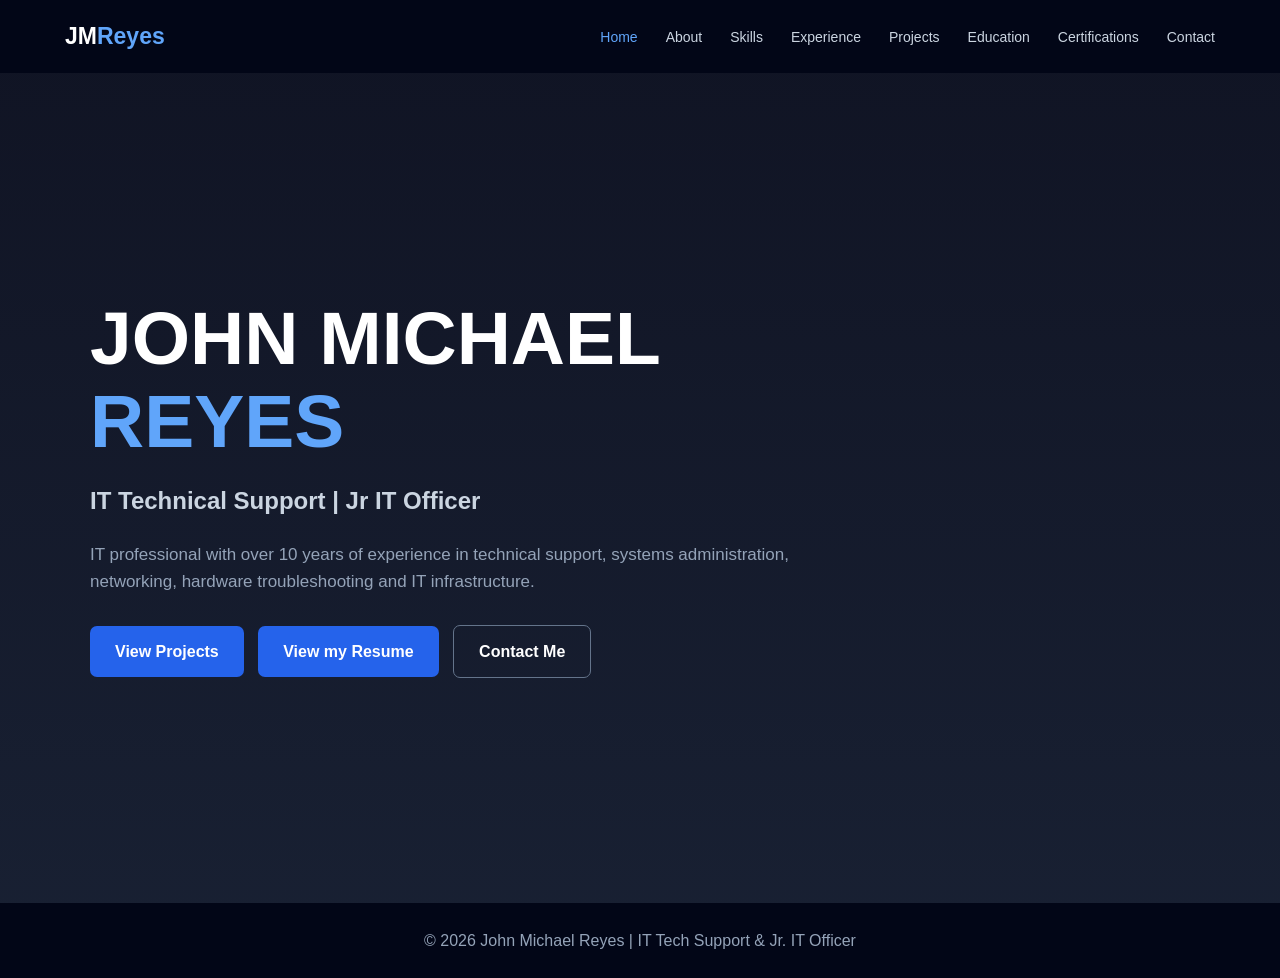
<file: index.html>
<!DOCTYPE html>
<html lang="en">

<head>
    <meta charset="UTF-8">
    <meta name="viewport" content="width=device-width, initial-scale=1.0">

    <title>John Michael Reyes | IT Tech Support</title>

    <link rel="stylesheet" href="style.css">
</head>

<body>

<header>

    <nav>

        <div class="logo">
            JM<span>Reyes</span>
            </a>
        </div>

        <ul>
            <li><a href="index.html" class="active">Home</a></li>
            <li><a href="about.html">About</a></li>
            <li><a href="skills.html">Skills</a></li>
            <li><a href="experience.html">Experience</a></li>
            <li><a href="projects.html">Projects</a></li>
            <li><a href="education.html">Education</a></li>
            <li><a href="certifications.html">Certifications</a></li>
            <li><a href="contact.html">Contact</a></li>
        </ul>

    </nav>

</header>


<section class="hero">

    <div class="hero-container">

        <h1>
            John Michael<br>
            <span>Reyes</span>
        </h1>

        <h2>
            IT Technical Support | Jr IT Officer
        </h2>

        <p>
            IT professional with over 10 years of experience in
            technical support, systems administration, networking, hardware troubleshooting and IT infrastructure.
        </p>

        <div class="buttons">

            <a href="projects.html" class="btn btn-primary">
                View Projects
            </a>

            <a href="https://drive.google.com/file/d/1R8-MoEGEGRYUK87rO8zLxdpQDnqHWK6W/view?usp=drive_link" target="_blank"
                class="btn btn-primary">
                View my Resume
            </a>

            <a href="contact.html" class="btn btn-outline">
                Contact Me
            </a>


        </div>

    </div>

</section>


<footer>
    © 2026 John Michael Reyes | IT Tech Support & Jr. IT Officer
</footer>

</body>
</html>
</file>
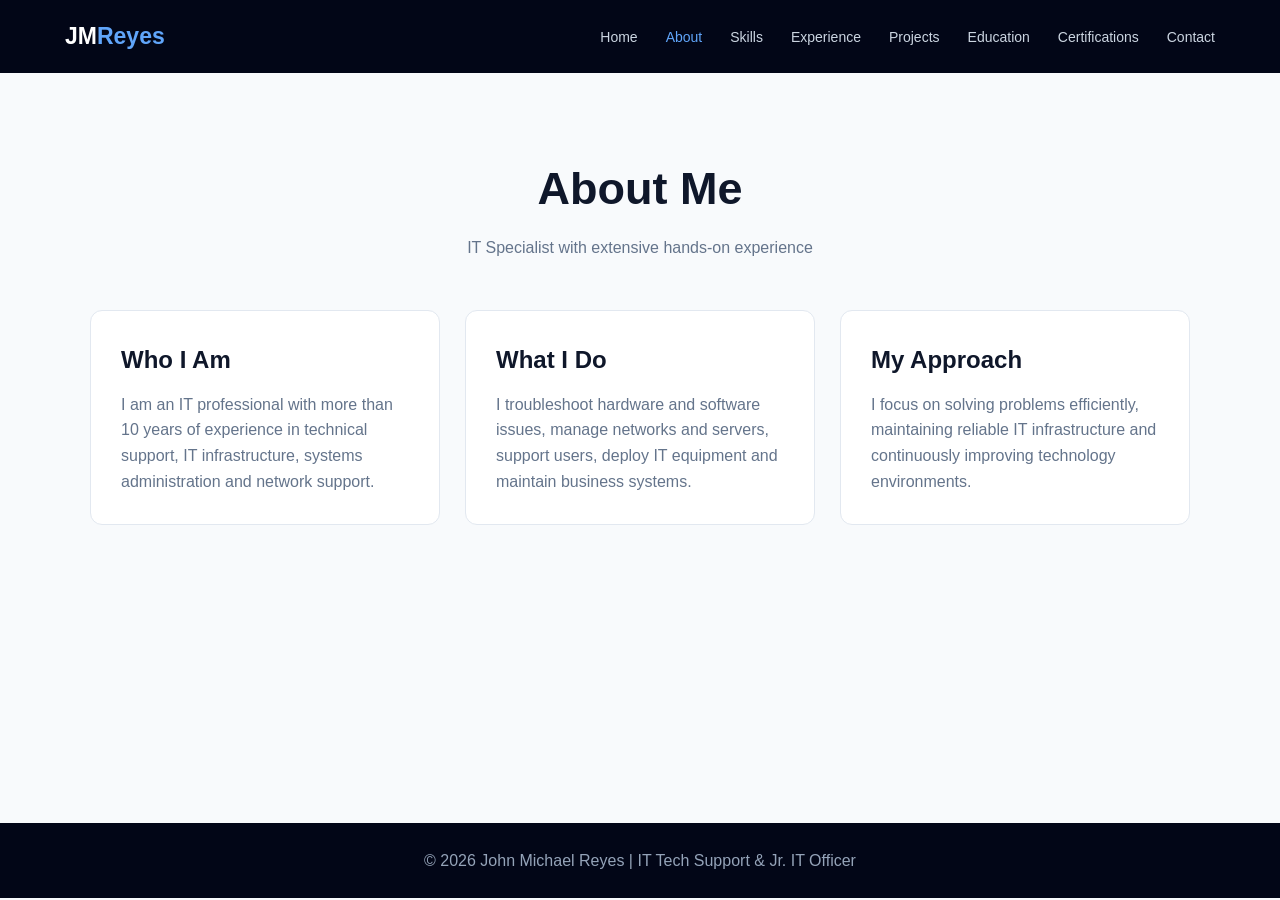
<file: about.html>
<!DOCTYPE html>
<html lang="en">

<head>

    <meta charset="UTF-8">

    <meta name="viewport"
          content="width=device-width, initial-scale=1.0">

    <title>About | John Michael Reyes</title>

    <link rel="stylesheet" href="style.css">

</head>

<body>

<header>

    <nav>

        <div class="logo">
            <a href="index.html" class="logo">
            JM<span>Reyes</span>
            </a>
        </div>

        <ul>
            <li><a href="index.html">Home</a></li>
            <li><a href="about.html" class="active">About</a></li>
            <li><a href="skills.html">Skills</a></li>
            <li><a href="experience.html">Experience</a></li>
            <li><a href="projects.html">Projects</a></li>
            <li><a href="education.html">Education</a></li>
            <li><a href="certifications.html">Certifications</a></li>
            <li><a href="contact.html">Contact</a></li>
        </ul>

    </nav>

</header>


<main class="page">

    <div class="container">

        <div class="page-title">

            <h1>About Me</h1>

            <p>
                IT Specialist with extensive hands-on experience
            </p>

        </div>


        <div class="card-grid">

            <div class="card">

                <h2>Who I Am</h2>

                <p>
                    I am an IT professional with more than 10 years
                    of experience in technical support, IT infrastructure,
                    systems administration and network support.
                </p>

            </div>


            <div class="card">

                <h2>What I Do</h2>

                <p>
                    I troubleshoot hardware and software issues,
                    manage networks and servers, support users,
                    deploy IT equipment and maintain business systems.
                </p>

            </div>


            <div class="card">

                <h2>My Approach</h2>

                <p>
                    I focus on solving problems efficiently,
                    maintaining reliable IT infrastructure and
                    continuously improving technology environments.
                </p>

            </div>

        </div>

    </div>

</main>


<footer>
    © 2026 John Michael Reyes | IT Tech Support & Jr. IT Officer
</footer>

</body>
</html>
</file>
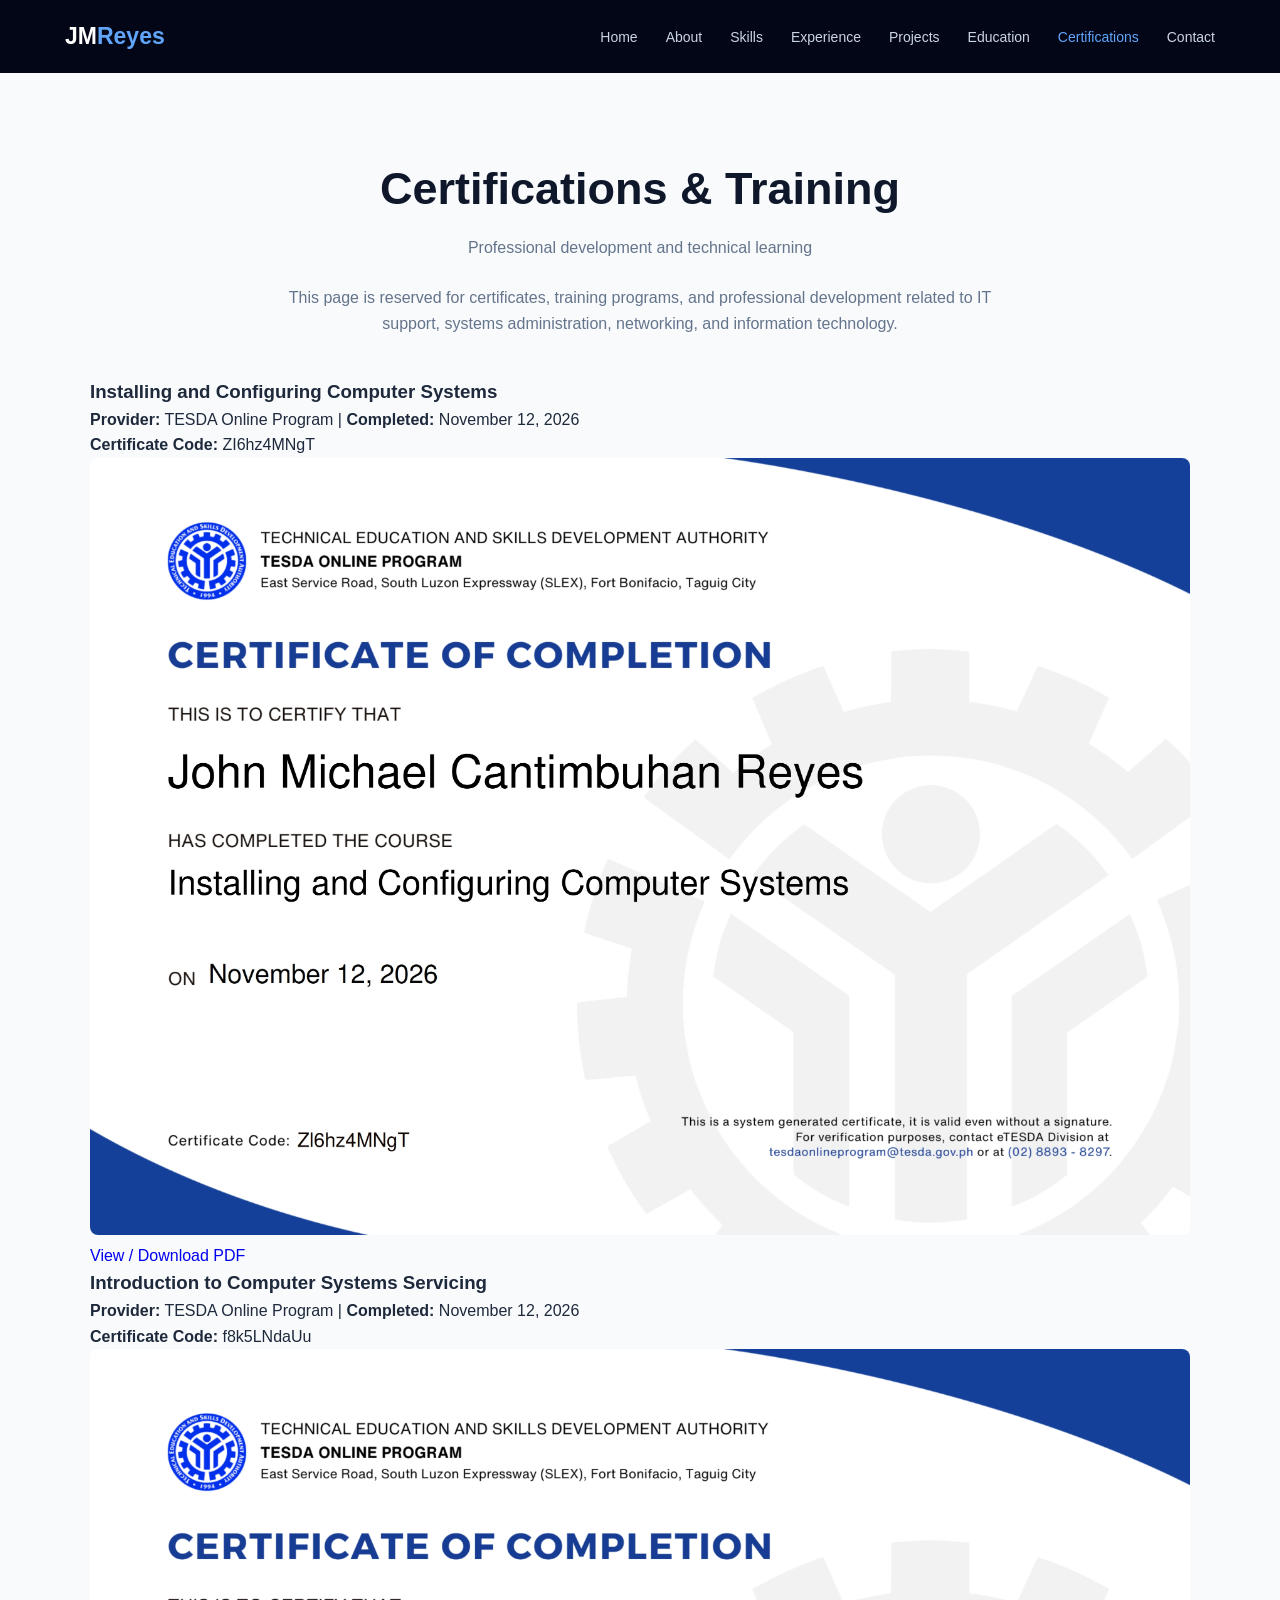
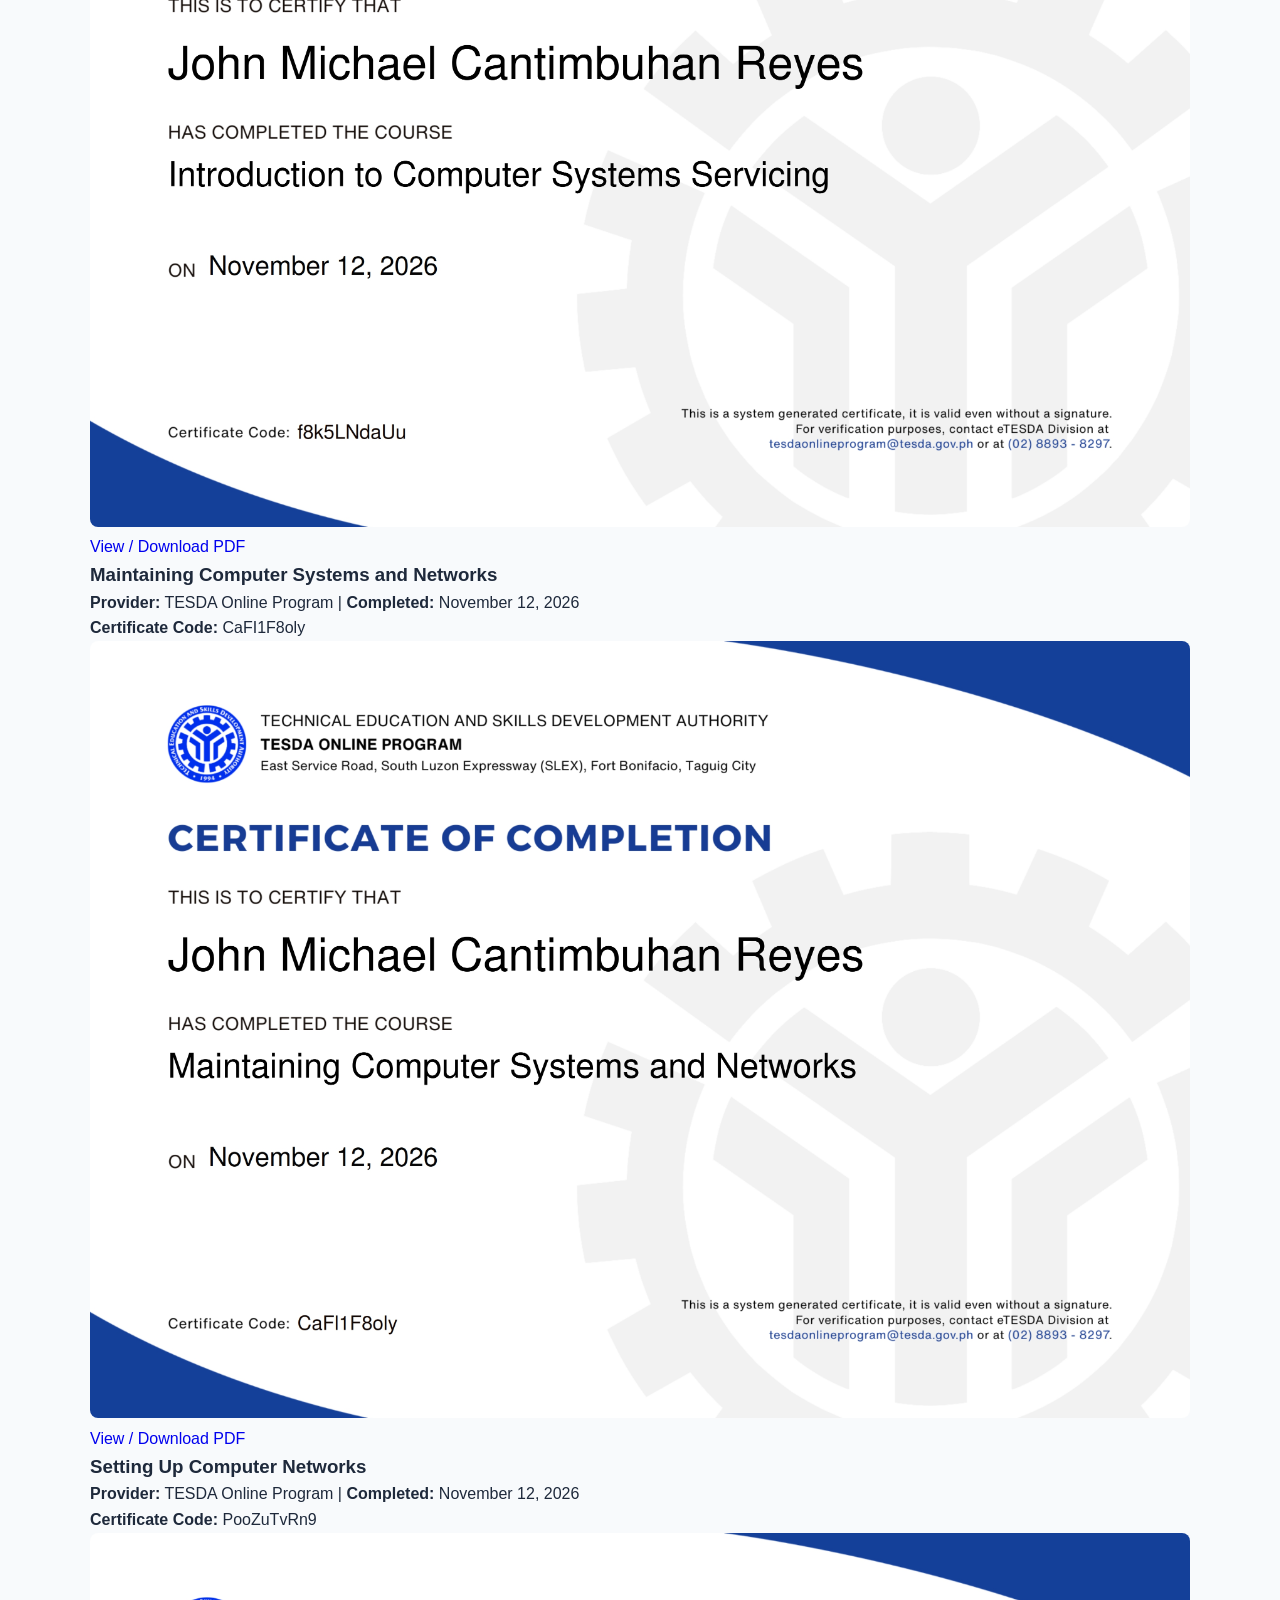
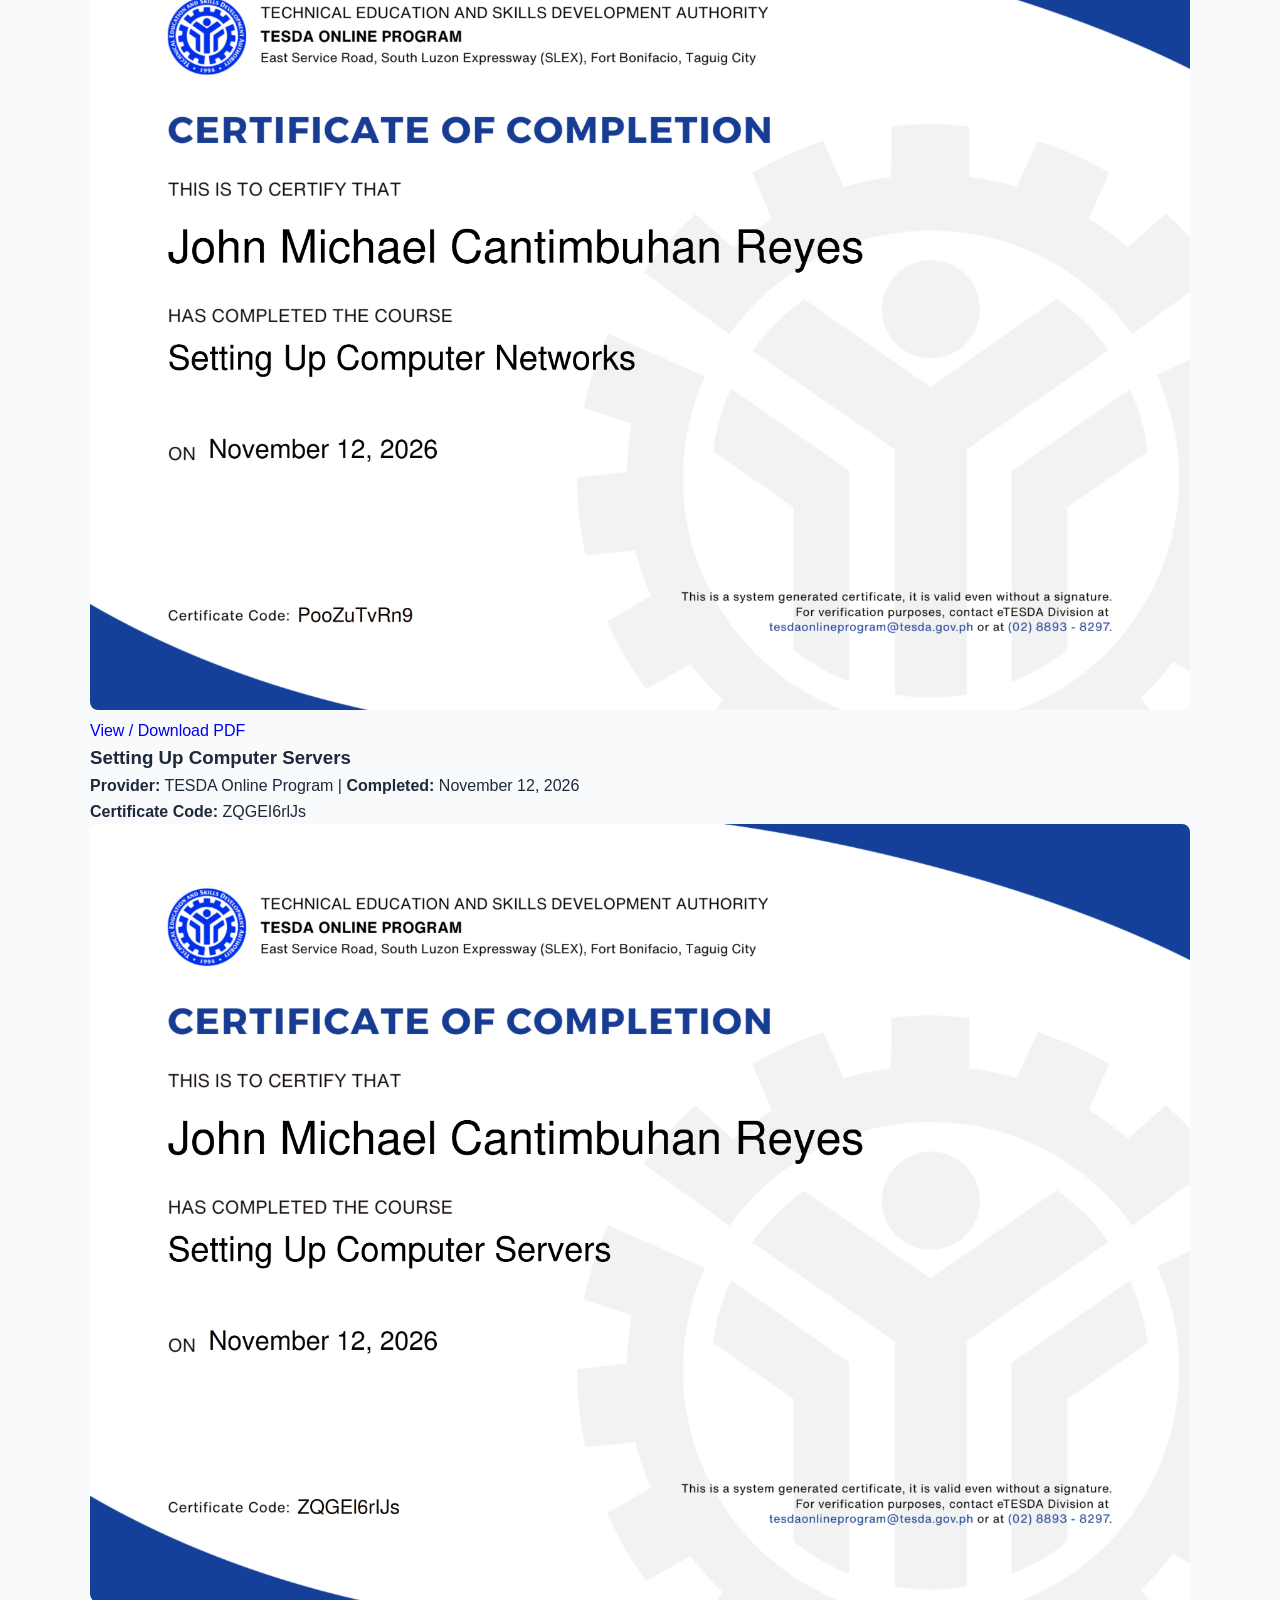
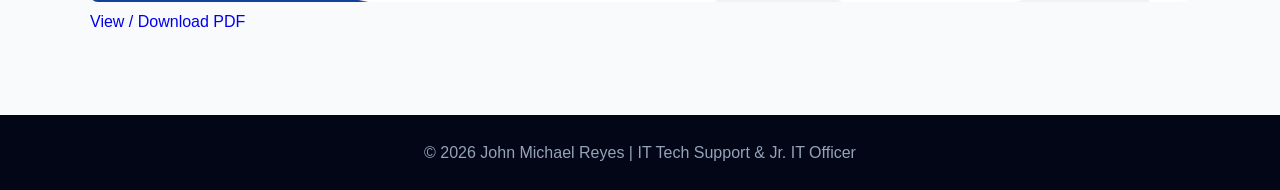
<file: certifications.html>
<!DOCTYPE html>
<html lang="en">
<head>
    <meta charset="UTF-8">
    <meta name="viewport" content="width=device-width, initial-scale=1.0">
    <title>Certifications | John Michael Reyes</title>
    <link rel="stylesheet" href="style.css">
</head>
<body>
<header>
    <nav>
        <div class="logo">JM<span>Reyes</span></div>
        <ul>
            <li><a href="index.html">Home</a></li>
            <li><a href="about.html">About</a></li>
            <li><a href="skills.html">Skills</a></li>
            <li><a href="experience.html">Experience</a></li>
            <li><a href="projects.html">Projects</a></li>
            <li><a href="education.html">Education</a></li>
            <li><a href="certifications.html" class="active">Certifications</a></li>
            <li><a href="contact.html">Contact</a></li>
        </ul>
    </nav>
</header>

<main class="page">

    <div class="container">
        <div class="page-title">
            <h1>Certifications &amp; Training</h1>
            <p>Professional development and technical learning</p>
        </div>
        <p class="certification-intro">
            This page is reserved for certificates, training programs, and professional
            development related to IT support, systems administration, networking, and
            information technology.

<!-- Certificate 1 -->
<div class="cert-card">
  <h3>Installing and Configuring Computer Systems</h3>
  <p><strong>Provider:</strong> TESDA Online Program | <strong>Completed:</strong> November 12, 2026</p>
  <p><strong>Certificate Code:</strong> ZI6hz4MNgT</p>
  
  <a href="assets/pdfs/installing-configuring-systems.pdf" target="_blank">
    <img src="assets/images/installing-configuring-systems.jpg" alt="TESDA Certificate - Installing and Configuring Computer Systems" style="max-width: 100%; height: auto; border-radius: 8px;">
  </a>
  <p><a href="assets/pdfs/installing-configuring-systems.pdf" target="_blank">View / Download PDF</a></p>
</div>

<!-- Certificate 2 -->
<div class="cert-card">
  <h3>Introduction to Computer Systems Servicing</h3>
  <p><strong>Provider:</strong> TESDA Online Program | <strong>Completed:</strong> November 12, 2026</p>
  <p><strong>Certificate Code:</strong> f8k5LNdaUu</p>
  
  <a href="assets/pdfs/intro-computer-servicing.pdf" target="_blank">
    <img src="assets/images/intro-computer-servicing.jpg" alt="TESDA Certificate - Introduction to Computer Systems Servicing" style="max-width: 100%; height: auto; border-radius: 8px;">
  </a>
  <p><a href="assets/pdfs/intro-computer-servicing.pdf" target="_blank">View / Download PDF</a></p>
</div>

<!-- Certificate 3 -->
<div class="cert-card">
  <h3>Maintaining Computer Systems and Networks</h3>
  <p><strong>Provider:</strong> TESDA Online Program | <strong>Completed:</strong> November 12, 2026</p>
  <p><strong>Certificate Code:</strong> CaFI1F8oly</p>
  
  <a href="assets/pdfs/maintaining-systems-networks.pdf" target="_blank">
    <img src="assets/images/maintaining-systems-networks.jpg" alt="TESDA Certificate - Maintaining Computer Systems and Networks" style="max-width: 100%; height: auto; border-radius: 8px;">
  </a>
  <p><a href="assets/pdfs/maintaining-systems-networks.pdf" target="_blank">View / Download PDF</a></p>
</div>

<!-- Certificate 4 -->
<div class="cert-card">
  <h3>Setting Up Computer Networks</h3>
  <p><strong>Provider:</strong> TESDA Online Program | <strong>Completed:</strong> November 12, 2026</p>
  <p><strong>Certificate Code:</strong> PooZuTvRn9</p>
  
  <a href="assets/pdfs/setting-up-networks.pdf" target="_blank">
    <img src="assets/images/setting-up-networks.jpg" alt="TESDA Certificate - Setting Up Computer Networks" style="max-width: 100%; height: auto; border-radius: 8px;">
  </a>
  <p><a href="assets/pdfs/setting-up-networks.pdf" target="_blank">View / Download PDF</a></p>
</div>

<!-- Certificate 5 -->
<div class="cert-card">
  <h3>Setting Up Computer Servers</h3>
  <p><strong>Provider:</strong> TESDA Online Program | <strong>Completed:</strong> November 12, 2026</p>
  <p><strong>Certificate Code:</strong> ZQGEI6rlJs</p>
  
  <a href="assets/pdfs/setting-up-servers.pdf" target="_blank">
    <img src="assets/images/setting-up-servers.jpg" alt="TESDA Certificate - Setting Up Computer Servers" style="max-width: 100%; height: auto; border-radius: 8px;">
  </a>
  <p><a href="assets/pdfs/setting-up-servers.pdf" target="_blank">View / Download PDF</a></p>
</div>

    </div>
</main>
<footer>
    &copy; 2026 John Michael Reyes | IT Tech Support &amp; Jr. IT Officer
</footer>
</body>
</html>
</file>
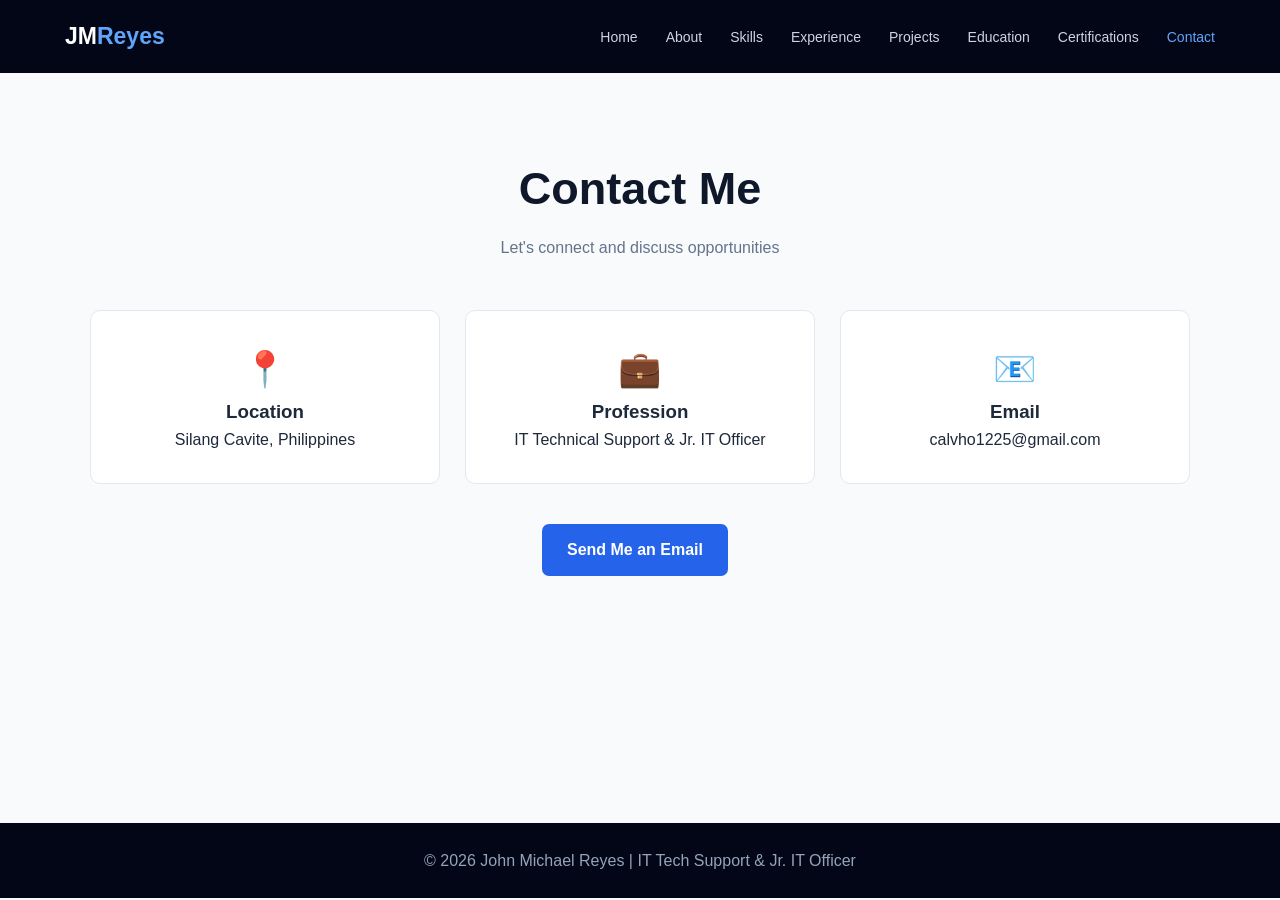
<file: contact.html>
<!DOCTYPE html>
<html lang="en">

<head>

    <meta charset="UTF-8">

    <meta name="viewport"
          content="width=device-width, initial-scale=1.0">

    <title>Contact | John Michael Reyes</title>

    <link rel="stylesheet" href="style.css">

</head>

<body>

<header>

    <nav>

        <div class="logo">
            <a href="index.html" class="logo">
            JM<span>Reyes</span>
            </a>
        </div>

        <ul>

            <li><a href="index.html">Home</a></li>
            <li><a href="about.html">About</a></li>
            <li><a href="skills.html">Skills</a></li>
            <li><a href="experience.html">Experience</a></li>
            <li><a href="projects.html">Projects</a></li>
            <li><a href="education.html">Education</a></li>
            <li><a href="certifications.html">Certifications</a></li>
            <li><a href="contact.html" class="active">Contact</a></li>

        </ul>

    </nav>

</header>


<main class="page">

    <div class="container">

        <div class="page-title">

            <h1>Contact Me</h1>

            <p>
                Let's connect and discuss opportunities
            </p>

        </div>


        <div class="contact-grid">


            <div class="contact-card">

                <div class="icon">📍</div>

                <h3>Location</h3>

                <p>
                    Silang Cavite, Philippines
                </p>

            </div>


            <div class="contact-card">

                <div class="icon">💼</div>

                <h3>Profession</h3>

                <p>
                    IT Technical Support & Jr. IT Officer
                </p>

            </div>


            <div class="contact-card">

                <div class="icon">📧</div>

                <h3>Email</h3>

                <p>
                    calvho1225@gmail.com
                </p>

            </div>


        </div>


        <div style="text-align:center; margin-top:40px;">

            <a
                href="mailto:calvho1225@gmail.com"
                class="btn btn-primary">

                Send Me an Email

            </a>

        </div>

    </div>

</main>


<footer>
    © 2026 John Michael Reyes | IT Tech Support & Jr. IT Officer
</footer>

</body>
</html>
</file>
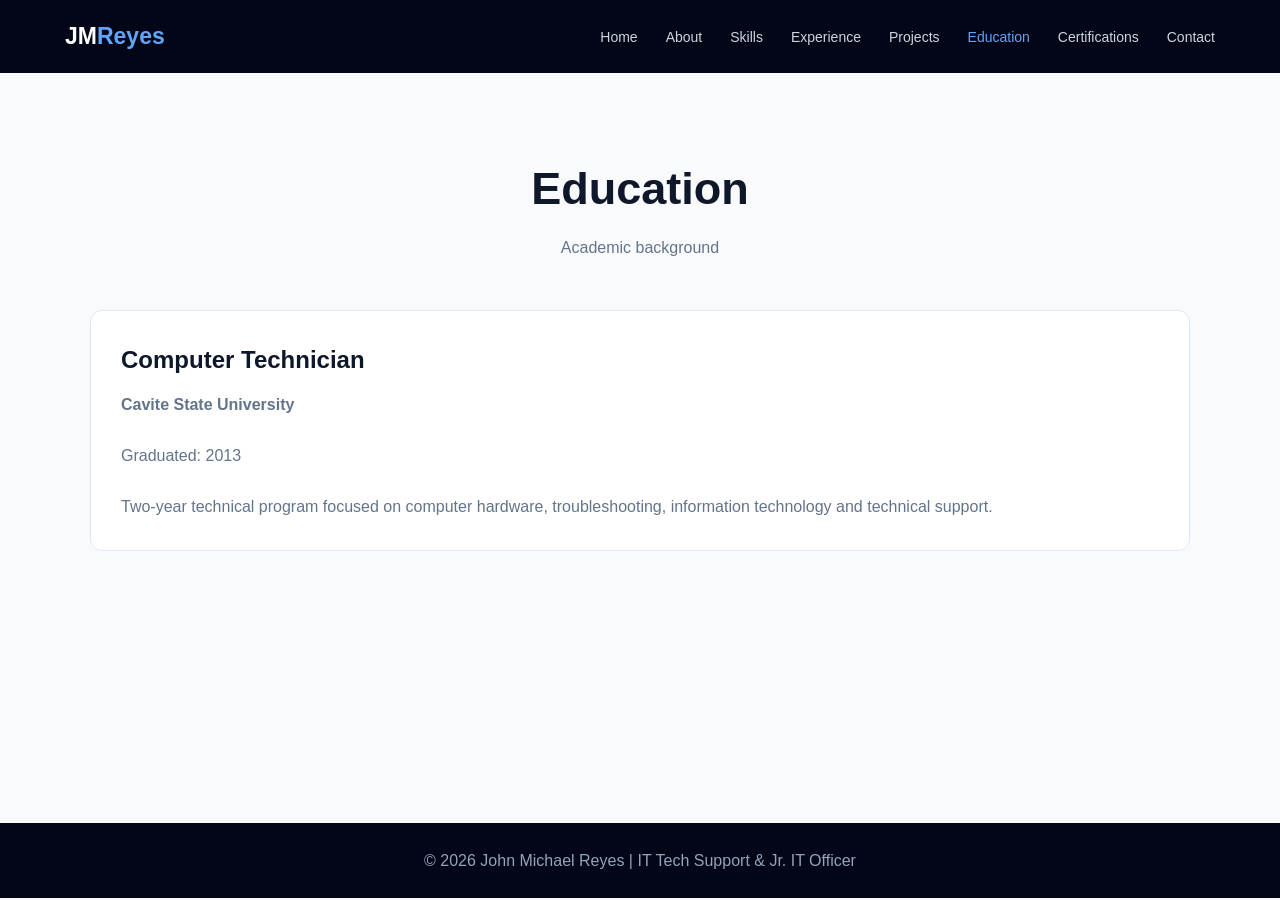
<file: education.html>
<!DOCTYPE html>
<html lang="en">

<head>

    <meta charset="UTF-8">

    <meta name="viewport"
          content="width=device-width, initial-scale=1.0">

    <title>Education | John Michael Reyes</title>

    <link rel="stylesheet" href="style.css">

</head>

<body>

<header>

    <nav>

        <div class="logo">
            <a href="index.html" class="logo">
            JM<span>Reyes</span>
            </a>
        </div>

        <ul>

            <li><a href="index.html">Home</a></li>
            <li><a href="about.html">About</a></li>
            <li><a href="skills.html">Skills</a></li>
            <li><a href="experience.html">Experience</a></li>
            <li><a href="projects.html">Projects</a></li>
            <li><a href="education.html" class="active">Education</a></li>
            <li><a href="certifications.html">Certifications</a></li>
            <li><a href="contact.html">Contact</a></li>

        </ul>

    </nav>

</header>


<main class="page">

    <div class="container">

        <div class="page-title">

            <h1>Education</h1>

            <p>
                Academic background
            </p>

        </div>


        <div class="card">

            <h2>
                Computer Technician
            </h2>

            <p>
                <strong>
                    Cavite State University
                </strong>
            </p>

            <br>

            <p>
                Graduated: 2013
            </p>

            <br>

            <p>
                Two-year technical program focused on computer
                hardware, troubleshooting, information technology
                and technical support.
            </p>

        </div>

    </div>

</main>


<footer>
    © 2026 John Michael Reyes | IT Tech Support & Jr. IT Officer
</footer>

</body>
</html>
</file>
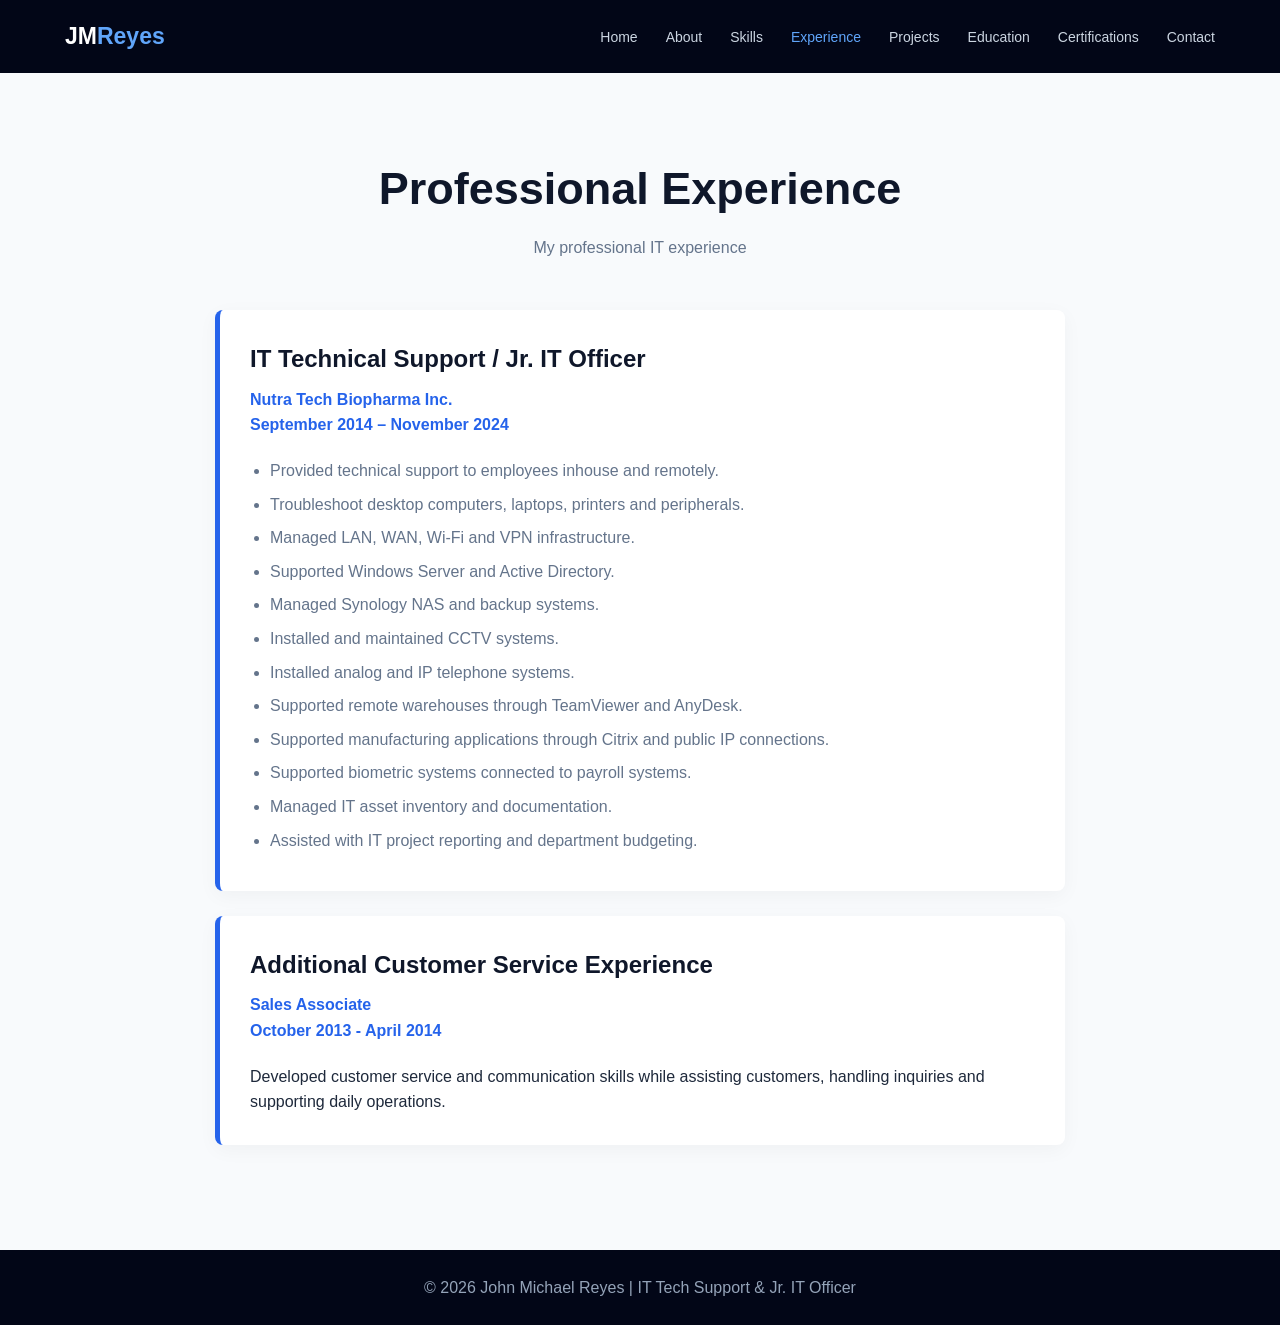
<file: experience.html>
<!DOCTYPE html>
<html lang="en">

<head>

    <meta charset="UTF-8">

    <meta name="viewport"
          content="width=device-width, initial-scale=1.0">

    <title>Experience | John Michael Reyes</title>

    <link rel="stylesheet" href="style.css">

</head>

<body>

<header>

    <nav>

        <div class="logo">
            <a href="index.html" class="logo">
            JM<span>Reyes</span>
            </a>
        </div>

        <ul>

            <li><a href="index.html">Home</a></li>
            <li><a href="about.html">About</a></li>
            <li><a href="skills.html">Skills</a></li>
            <li><a href="experience.html" class="active">Experience</a></li>
            <li><a href="projects.html">Projects</a></li>
            <li><a href="education.html">Education</a></li>
            <li><a href="certifications.html">Certifications</a></li>
            <li><a href="contact.html">Contact</a></li>

        </ul>

    </nav>

</header>


<main class="page">

    <div class="container">

        <div class="page-title">

            <h1>Professional Experience</h1>

            <p>
                My professional IT experience
            </p>

        </div>


        <div class="timeline">

            <div class="timeline-item">

                <h2>
                    IT Technical Support / Jr. IT Officer
                </h2>

                <div class="date">
                    Nutra Tech Biopharma Inc.
                    <br>
                    September 2014 – November 2024
                </div>


                <ul>

                    <li>
                        Provided technical support to employees inhouse and remotely.
                    </li>

                    <li>
                        Troubleshoot desktop computers, laptops,
                        printers and peripherals.
                    </li>

                    <li>
                        Managed LAN, WAN, Wi-Fi and VPN infrastructure.
                    </li>

                    <li>
                        Supported Windows Server and
                        Active Directory.
                    </li>

                    <li>
                        Managed Synology NAS and backup systems.
                    </li>

                    <li>
                        Installed and maintained CCTV systems.
                    </li>

                    <li>
                        Installed analog and IP telephone systems.
                    </li>

                    <li>
                        Supported remote warehouses through
                        TeamViewer and AnyDesk.
                    </li>

                    <li>
                        Supported manufacturing applications
                        through Citrix and public IP connections.
                    </li>

                    <li>
                        Supported biometric systems connected
                        to payroll systems.
                    </li>

                    <li>
                        Managed IT asset inventory and documentation.
                    </li>

                    <li>
                        Assisted with IT project reporting
                        and department budgeting.
                    </li>

                </ul>

            </div>


            <div class="timeline-item">

                <h2>
                    Additional Customer Service Experience
                </h2>

                <div class="date">
                    Sales Associate
                <br>
                    October 2013 - April 2014
                </div>

                <p>
                    Developed customer service and communication
                    skills while assisting customers, handling
                    inquiries and supporting daily operations.
                </p>

            </div>

        </div>

    </div>

</main>


<footer>
    © 2026 John Michael Reyes | IT Tech Support & Jr. IT Officer
</footer>

</body>
</html>
</file>
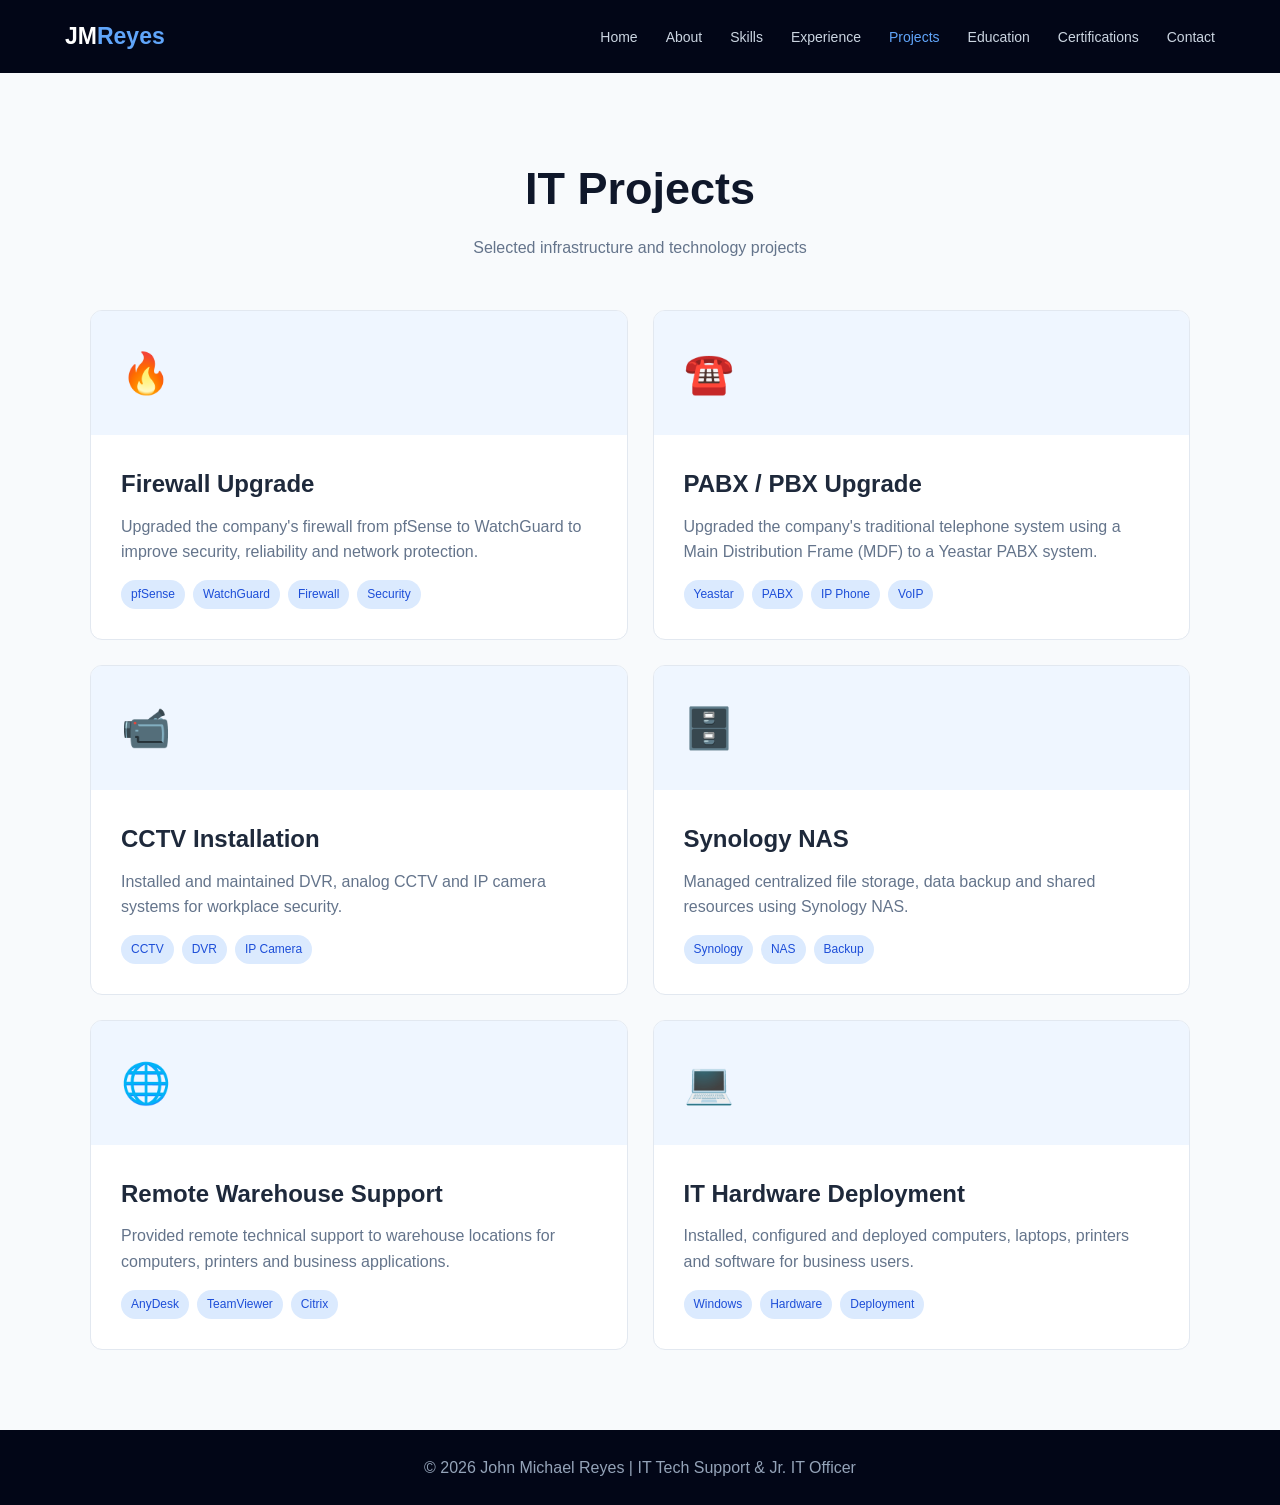
<file: projects.html>
<!DOCTYPE html>
<html lang="en">

<head>

    <meta charset="UTF-8">

    <meta name="viewport"
          content="width=device-width, initial-scale=1.0">

    <title>Projects | John Michael Reyes</title>

    <link rel="stylesheet" href="style.css">

</head>

<body>

<header>

    <nav>

       <div class="logo">
            <a href="index.html" class="logo">
            JM<span>Reyes</span>
            </a>
       </div>

        <ul>

            <li><a href="index.html">Home</a></li>
            <li><a href="about.html">About</a></li>
            <li><a href="skills.html">Skills</a></li>
            <li><a href="experience.html">Experience</a></li>
            <li><a href="projects.html" class="active">Projects</a></li>
            <li><a href="education.html">Education</a></li>
            <li><a href="certifications.html">Certifications</a></li>
            <li><a href="contact.html">Contact</a></li>

        </ul>

    </nav>

</header>


<main class="page">

    <div class="container">

        <div class="page-title">

            <h1>IT Projects</h1>

            <p>
                Selected infrastructure and technology projects
            </p>

        </div>


        <div class="project-grid">


            <div class="project">

                <div class="project-header">
                    🔥
                </div>

                <div class="project-body">

                    <h2>Firewall Upgrade</h2>

                    <p>
                        Upgraded the company's firewall from
                        pfSense to WatchGuard to improve security,
                        reliability and network protection.
                    </p>

                    <div class="tags">

                        <span class="tag">pfSense</span>
                        <span class="tag">WatchGuard</span>
                        <span class="tag">Firewall</span>
                        <span class="tag">Security</span>

                    </div>

                </div>

            </div>


            <div class="project">

                <div class="project-header">
                    ☎️
                </div>

                <div class="project-body">

                    <h2>
                        PABX / PBX Upgrade
                    </h2>

                    <p>
                        Upgraded the company's traditional telephone
                        system using a Main Distribution Frame (MDF)
                        to a Yeastar PABX system.
                    </p>

                    <div class="tags">

                        <span class="tag">Yeastar</span>
                        <span class="tag">PABX</span>
                        <span class="tag">IP Phone</span>
                        <span class="tag">VoIP</span>

                    </div>

                </div>

            </div>


            <div class="project">

                <div class="project-header">
                    📹
                </div>

                <div class="project-body">

                    <h2>CCTV Installation</h2>

                    <p>
                        Installed and maintained DVR,
                        analog CCTV and IP camera systems
                        for workplace security.
                    </p>

                    <div class="tags">

                        <span class="tag">CCTV</span>
                        <span class="tag">DVR</span>
                        <span class="tag">IP Camera</span>

                    </div>

                </div>

            </div>


            <div class="project">

                <div class="project-header">
                    🗄️
                </div>

                <div class="project-body">

                    <h2>Synology NAS</h2>

                    <p>
                        Managed centralized file storage,
                        data backup and shared resources
                        using Synology NAS.
                    </p>

                    <div class="tags">

                        <span class="tag">Synology</span>
                        <span class="tag">NAS</span>
                        <span class="tag">Backup</span>

                    </div>

                </div>

            </div>


            <div class="project">

                <div class="project-header">
                    🌐
                </div>

                <div class="project-body">

                    <h2>Remote Warehouse Support</h2>

                    <p>
                        Provided remote technical support to
                        warehouse locations for computers,
                        printers and business applications.
                    </p>

                    <div class="tags">

                        <span class="tag">AnyDesk</span>
                        <span class="tag">TeamViewer</span>
                        <span class="tag">Citrix</span>

                    </div>

                </div>

            </div>


            <div class="project">

                <div class="project-header">
                    💻
                </div>

                <div class="project-body">

                    <h2>IT Hardware Deployment</h2>

                    <p>
                        Installed, configured and deployed
                        computers, laptops, printers and
                        software for business users.
                    </p>

                    <div class="tags">

                        <span class="tag">Windows</span>
                        <span class="tag">Hardware</span>
                        <span class="tag">Deployment</span>

                    </div>

                </div>

            </div>


        </div>

    </div>

</main>


<footer>
    © 2026 John Michael Reyes | IT Tech Support & Jr. IT Officer
</footer>

</body>
</html>
</file>
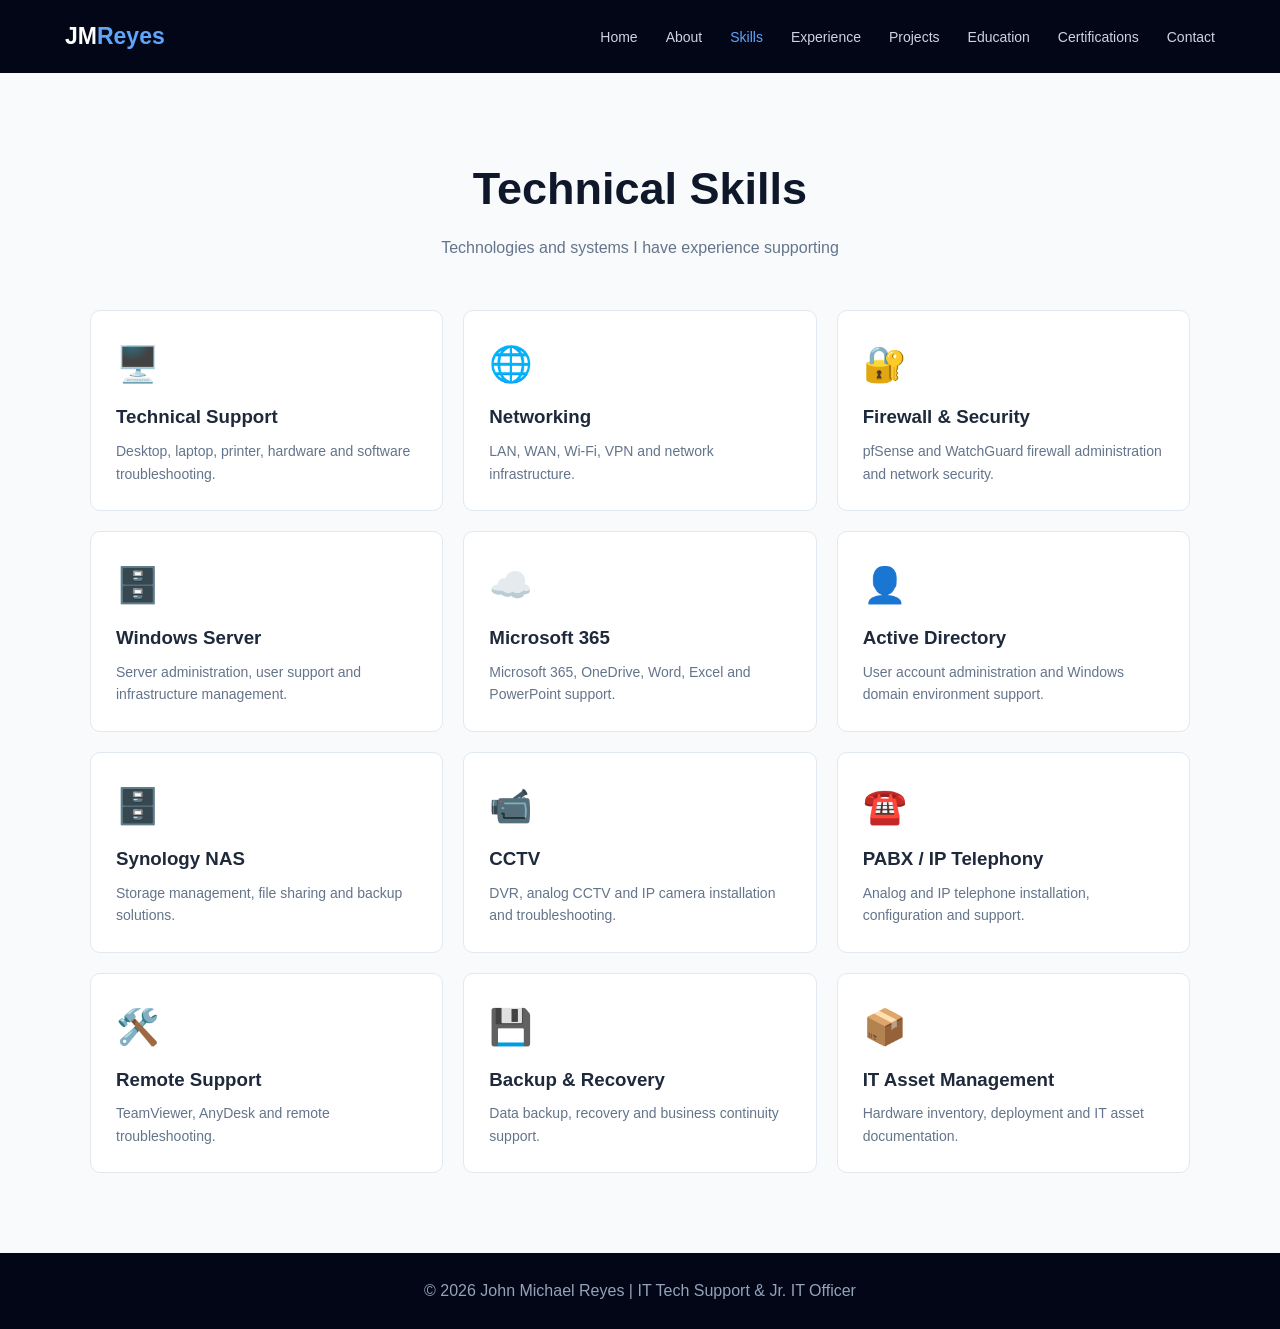
<file: skills.html>
<!DOCTYPE html>
<html lang="en">

<head>

    <meta charset="UTF-8">

    <meta name="viewport"
          content="width=device-width, initial-scale=1.0">

    <title>Skills | John Michael Reyes</title>

    <link rel="stylesheet" href="style.css">

</head>

<body>

<header>

    <nav>

        <div class="logo">
            <a href="index.html" class="logo">
            JM<span>Reyes</span>
            </a>
        </div>

        <ul>

            <li><a href="index.html">Home</a></li>
            <li><a href="about.html">About</a></li>
            <li><a href="skills.html" class="active">Skills</a></li>
            <li><a href="experience.html">Experience</a></li>
            <li><a href="projects.html">Projects</a></li>
            <li><a href="education.html">Education</a></li>
            <li><a href="certifications.html">Certifications</a></li>
            <li><a href="contact.html">Contact</a></li>

        </ul>

    </nav>

</header>


<main class="page">

    <div class="container">

        <div class="page-title">

            <h1>Technical Skills</h1>

            <p>
                Technologies and systems I have experience supporting
            </p>

        </div>


        <div class="skill-grid">


            <div class="skill">

                <div class="skill-icon">🖥️</div>

                <h3>Technical Support</h3>

                <p>
                    Desktop, laptop, printer, hardware and software
                    troubleshooting.
                </p>

            </div>


            <div class="skill">

                <div class="skill-icon">🌐</div>

                <h3>Networking</h3>

                <p>
                    LAN, WAN, Wi-Fi, VPN and network infrastructure.
                </p>

            </div>


            <div class="skill">

                <div class="skill-icon">🔐</div>

                <h3>Firewall & Security</h3>

                <p>
                    pfSense and WatchGuard firewall administration
                    and network security.
                </p>

            </div>


            <div class="skill">

                <div class="skill-icon">🗄️</div>

                <h3>Windows Server</h3>

                <p>
                    Server administration, user support and
                    infrastructure management.
                </p>

            </div>


            <div class="skill">

                <div class="skill-icon">☁️</div>

                <h3>Microsoft 365</h3>

                <p>
                    Microsoft 365, OneDrive, Word, Excel and
                    PowerPoint support.
                </p>

            </div>


            <div class="skill">

                <div class="skill-icon">👤</div>

                <h3>Active Directory</h3>

                <p>
                    User account administration and Windows
                    domain environment support.
                </p>

            </div>


            <div class="skill">

                <div class="skill-icon">🗄️</div>

                <h3>Synology NAS</h3>

                <p>
                    Storage management, file sharing and backup
                    solutions.
                </p>

            </div>


            <div class="skill">

                <div class="skill-icon">📹</div>

                <h3>CCTV</h3>

                <p>
                    DVR, analog CCTV and IP camera installation
                    and troubleshooting.
                </p>

            </div>


            <div class="skill">

                <div class="skill-icon">☎️</div>

                <h3>PABX / IP Telephony</h3>

                <p>
                    Analog and IP telephone installation,
                    configuration and support.
                </p>

            </div>


            <div class="skill">

                <div class="skill-icon">🛠️</div>

                <h3>Remote Support</h3>

                <p>
                    TeamViewer, AnyDesk and remote troubleshooting.
                </p>

            </div>


            <div class="skill">

                <div class="skill-icon">💾</div>

                <h3>Backup & Recovery</h3>

                <p>
                    Data backup, recovery and business continuity support.
                </p>

            </div>


            <div class="skill">

                <div class="skill-icon">📦</div>

                <h3>IT Asset Management</h3>

                <p>
                    Hardware inventory, deployment and IT asset documentation.
                </p>

            </div>


        </div>

    </div>

</main>


<footer>
    © 2026 John Michael Reyes | IT Tech Support & Jr. IT Officer
</footer>

</body>
</html>
</file>
<file: style.css>
* {
    margin: 0;
    padding: 0;
    box-sizing: border-box;
    scroll-behavior: smooth;
}

:root {
    --primary: #2563eb;
    --dark: #020617;
    --secondary: #0f172a;
    --light: #f8fafc;
    --gray: #64748b;
    --border: #e2e8f0;
    --white: #ffffff;
}

body {
    font-family: Arial, Helvetica, sans-serif;
    background: var(--light);
    color: #1e293b;
    line-height: 1.6;
}

a {
    text-decoration: none;
}

/* NAVIGATION */

header {
    background: #020617;
    width: 100%;
}

nav {
    max-width: 1200px;
    margin: auto;
    padding: 18px 25px;

    display: flex;
    justify-content: space-between;
    align-items: center;
}

.logo {
    color: white;
    font-size: 23px;
    font-weight: bold;
}

.logo span {
    color: #60a5fa;
}

nav ul {
    display: flex;
    list-style: none;
    gap: 28px;
}

nav ul li a {
    color: #cbd5e1;
    font-size: 14px;
    transition: .3s;
}

nav ul li a:hover,
nav ul li a.active {
    color: #60a5fa;
}

/* PAGE */

.page {
    min-height: calc(100vh - 150px);
    padding: 80px 25px;
}

.container {
    max-width: 1100px;
    margin: auto;
}

.page-title {
    text-align: center;
    margin-bottom: 50px;
}

.page-title h1 {
    font-size: 45px;
    color: var(--secondary);
    margin-bottom: 10px;
}

.page-title p {
    color: var(--gray);
}

/* HERO */

.hero {
    background:
        linear-gradient(
            rgba(2,6,23,.94),
            rgba(15,23,42,.96));
    color: white;
    min-height: calc(100vh - 70px);

    display: flex;
    align-items: center;
    padding: 80px 25px;
}

.hero-container {
    max-width: 1100px;
    width: 100%;
    margin: auto;
}


.hero h1 {
    font-size: clamp(45px, 7vw, 75px);
    line-height: 1.1;
    text-transform: uppercase;
}

.hero h1 span {
    color: #60a5fa;
}

.hero h2 {
    margin: 20px 0;
    color: #cbd5e1;
}

.hero p {
    max-width: 700px;
    color: #94a3b8;
    font-size: 17px;
}

.buttons {
    margin-top: 30px;
}

.btn {
    display: inline-block;
    padding: 13px 25px;
    border-radius: 7px;
    margin-right: 10px;
    font-weight: bold;
}

.btn-primary {
    background: var(--primary);
    color: white;
}

.btn-primary:hover {
    background: #1d4ed8;
}

.btn-outline {
    border: 1px solid #64748b;
    color: white;
}

.btn-outline:hover {
    background: white;
    color: var(--dark);
}

/* CARDS */

.card-grid {
    display: grid;
    grid-template-columns: repeat(3, 1fr);
    gap: 25px;
}

.card {
    background: white;
    border: 1px solid var(--border);
    border-radius: 12px;
    padding: 30px;
    transition: .3s;
}

.card:hover {
    transform: translateY(-5px);
    box-shadow: 0 15px 30px rgba(0,0,0,.08);
}

.card h2,
.card h3 {
    color: var(--secondary);
    margin-bottom: 12px;
}

.card p {
    color: var(--gray);
}

/* SKILLS */

.skill-grid {
    display: grid;
    grid-template-columns: repeat(3, 1fr);
    gap: 20px;
}

.skill {
    background: white;
    border: 1px solid var(--border);
    border-radius: 10px;
    padding: 25px;
}

.skill-icon {
    font-size: 35px;
    margin-bottom: 10px;
}

.skill h3 {
    margin-bottom: 8px;
}

.skill p {
    color: var(--gray);
    font-size: 14px;
}

/* EXPERIENCE */

.timeline {
    max-width: 850px;
    margin: auto;
}

.timeline-item {
    background: white;
    border-left: 5px solid var(--primary);
    padding: 30px;
    margin-bottom: 25px;
    border-radius: 8px;
    box-shadow: 0 5px 20px rgba(0,0,0,.04);
}

.timeline-item h2 {
    color: var(--secondary);
}

.date {
    color: var(--primary);
    font-weight: bold;
    margin: 8px 0 20px;
}

.timeline-item ul {
    padding-left: 20px;
    color: var(--gray);
}

.timeline-item li {
    margin-bottom: 8px;
}

/* PROJECTS */

.project-grid {
    display: grid;
    grid-template-columns: repeat(2, 1fr);
    gap: 25px;
}

.project {
    background: white;
    border: 1px solid var(--border);
    border-radius: 12px;
    overflow: hidden;
}

.project-header {
    background: #eff6ff;
    padding: 30px;
    font-size: 40px;
}

.project-body {
    padding: 30px;
}

.project-body h2 {
    margin-bottom: 10px;
}

.project-body p {
    color: var(--gray);
    margin-bottom: 15px;
}

.tags {
    display: flex;
    gap: 8px;
    flex-wrap: wrap;
}

.tag {
    background: #dbeafe;
    color: #1d4ed8;
    padding: 5px 10px;
    border-radius: 20px;
    font-size: 12px;
}

/* CONTACT */

.contact-grid {
    display: grid;
    grid-template-columns: repeat(3, 1fr);
    gap: 25px;
}

.contact-card {
    text-align: center;
    background: white;
    border: 1px solid var(--border);
    padding: 30px;
    border-radius: 10px;
}

.contact-card .icon {
    font-size: 35px;
}

/* FOOTER */

footer {
    background: #020617;
    color: #94a3b8;
    text-align: center;
    padding: 25px;
}

/* MOBILE */

@media (max-width: 800px) {

    nav {
        flex-direction: column;
        gap: 15px;
    }

    nav ul {
        flex-wrap: wrap;
        justify-content: center;
        gap: 15px;
    }

    .card-grid,
    .skill-grid,
    .contact-grid,
    .project-grid {
        grid-template-columns: 1fr;
    }

    .page-title h1 {
        font-size: 36px;
    }
}

/* CERTIFICATIONS */
.certification-intro {
    max-width: 760px;
    margin: -25px auto 40px;
    text-align: center;
    color: var(--gray);
}
.certification-grid {
    display: grid;
    grid-template-columns: repeat(2, minmax(0, 1fr));
    gap: 25px;
}
.certification-card {
    background: var(--white);
    border: 1px solid var(--border);
    border-radius: 12px;
    padding: 28px;
    box-shadow: 0 5px 20px rgba(0, 0, 0, .04);
    transition: .3s;
}
.certification-card:hover {
    transform: translateY(-4px);
    box-shadow: 0 12px 25px rgba(0, 0, 0, .08);
}
.certification-icon {
    width: 58px;
    height: 58px;
    display: grid;
    place-items: center;
    border-radius: 12px;
    background: #dbeafe;
    color: #1d4ed8;
    font-size: 28px;
    margin-bottom: 18px;
}
.certification-card h2 {
    color: var(--secondary);
    font-size: 20px;
    margin-bottom: 8px;
}
.certification-card p {
    color: var(--gray);
    margin-bottom: 18px;
}
.certification-placeholder {
    display: inline-block;
    padding: 7px 12px;
    border-radius: 6px;
    background: #f1f5f9;
    color: #475569;
    font-size: 13px;
}
@media (max-width: 800px) {
    .certification-grid { grid-template-columns: 1fr; }
}
</file>
